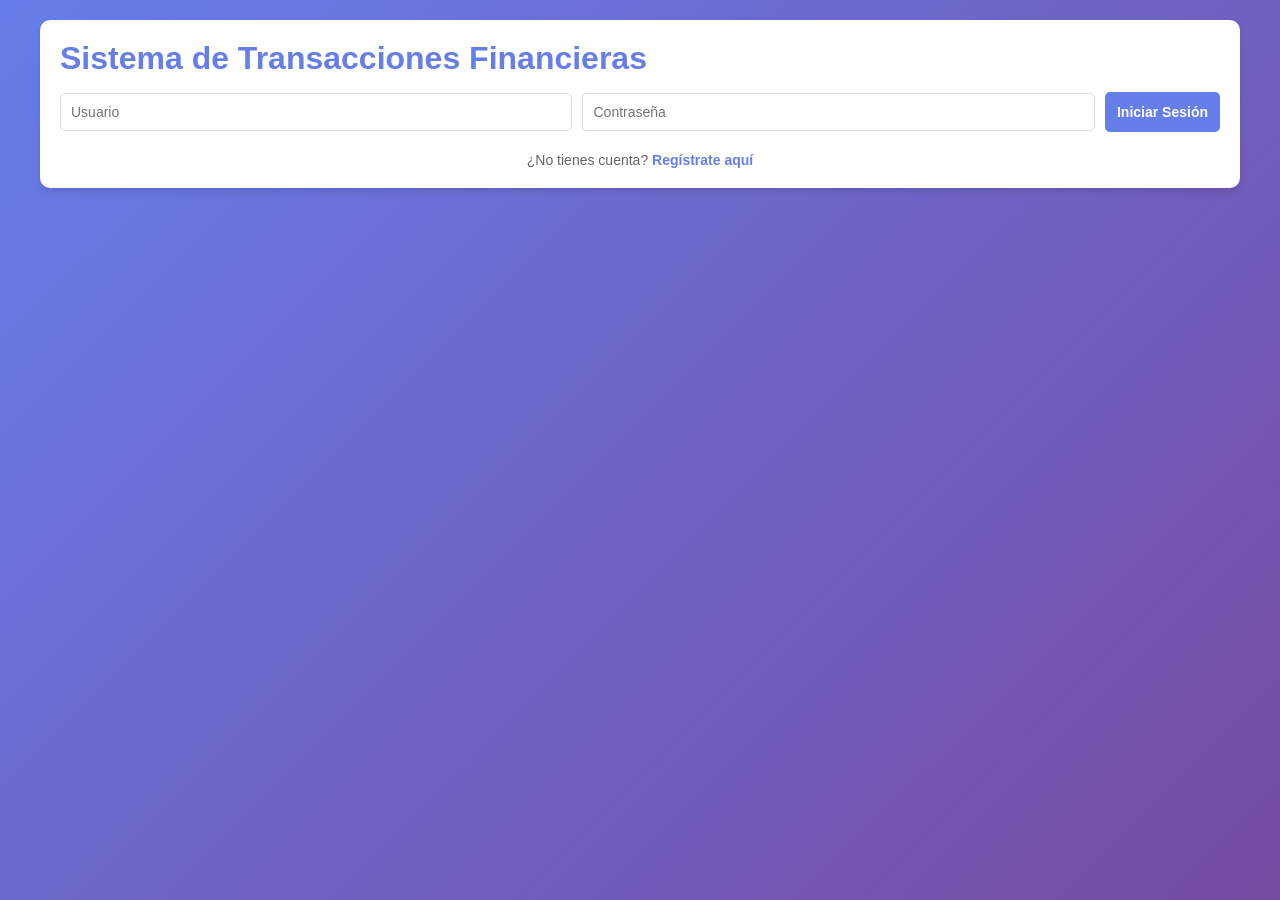
<file: src/main/resources/static/index.html>
<!DOCTYPE html>
<html lang="es">
<head>
    <meta charset="UTF-8">
    <meta name="viewport" content="width=device-width, initial-scale=1.0">
    <title>Sistema de Transacciones Financieras</title>
    <link rel="stylesheet" href="styles.css">
</head>
<body>
    <div class="container">
        <header id="loginHeader">
            <h1>Sistema de Transacciones Financieras</h1>
            <div id="authSection">
                <input type="text" id="username" placeholder="Usuario">
                <input type="password" id="password" placeholder="Contraseña" onkeypress="if(event.key==='Enter') login()">
                <button onclick="login()">Iniciar Sesión</button>
                <div class="register-link">
                    <p>¿No tienes cuenta? <a href="register.html">Regístrate aquí</a></p>
                </div>
            </div>
        </header>

        <header id="userHeader" style="display: none;">
            <h1>Sistema de Transacciones Financieras</h1>
            <div class="user-info">
                <span class="welcome-text">Bienvenido, <strong id="currentUser"></strong></span>
                <button onclick="logout()" class="btn-logout">Cerrar Sesión</button>
            </div>
        </header>

        <div id="messageBox" class="message-box"></div>

        <div class="content" id="mainContent" style="display: none;">

            <div class="tabs">
                <button class="tab-button active" onclick="showTab('accounts')">1. Cuentas</button>
                <button class="tab-button" onclick="showTab('transactions')">2. Transacciones</button>
                <button class="tab-button" onclick="showTab('reports')">3. Reportes</button>
            </div>

            <div id="accountsTab" class="tab-content active">
                <h2>Mi Cuenta</h2>
                <p class="section-help">
                    Crea tu cuenta bancaria con un saldo inicial. Solo puedes tener una cuenta activa.
                </p>

                <div class="section">
                    <h3>Crear cuenta</h3>
                    <form id="createAccountForm" onsubmit="createAccount(event)">
                        <input type="number" id="initialBalance" placeholder="Saldo inicial (COP)" step="0.01" min="0" required>
                        <input type="text" id="currency" placeholder="Moneda" value="COP" readonly style="background:#f0f0f0;">
                        <button type="submit">Crear mi cuenta</button>
                    </form>
                </div>

                <div class="section">
                    <h3>Estado de mi cuenta</h3>
                    <button onclick="loadMyAccount()">Actualizar</button>
                    <div id="accountDetails"></div>
                </div>
            </div>

            <div id="transactionsTab" class="tab-content">
                <h2>Registrar Transacción</h2>
                <p class="section-help">
                    Selecciona el tipo, indica el monto y el sistema valida tu saldo, calcula la comisión y registra la operación.
                </p>

                <div class="section">
                    <h3>Nueva Transacción</h3>
                    <form id="createTransactionForm" onsubmit="createTransaction(event)">
                        <select id="transactionType" required>
                            <option value="">Seleccione tipo de transacción...</option>
                            <option value="DEPOSIT">Depósito (suma saldo)</option>
                            <option value="WITHDRAWAL">Retiro (resta saldo + comisión)</option>
                            <option value="PAYMENT">Pago (resta saldo + comisión)</option>
                            <option value="TRANSFER">Transferencia (resta saldo + comisión)</option>
                        </select>
                        <input type="number" id="amount" placeholder="Monto (COP)" step="0.01" min="0.01" required>
                        <input type="text" id="description" placeholder="Descripción (opcional)">
                        <button type="submit">Procesar Transacción</button>
                    </form>
                </div>

                <div class="section">
                    <h3>Mis Transacciones</h3>
                    <button onclick="getTransactionsByUser()">Cargar mis transacciones</button>
                    <div id="transactionsList"></div>
                </div>
            </div>

            <div id="reportsTab" class="tab-content">
                <h2>Resumen de Transacciones</h2>
                <p class="section-help">
                    Consulta el resumen de todas tus transacciones: total de operaciones, montos y comisiones acumuladas.
                </p>

                <div class="section">
                    <button onclick="getUserSummary()">Generar mi resumen</button>
                    <div id="userSummary"></div>
                </div>
            </div>
        </div>
    </div>

    <script src="app.js"></script>
</body>
</html>
</file>
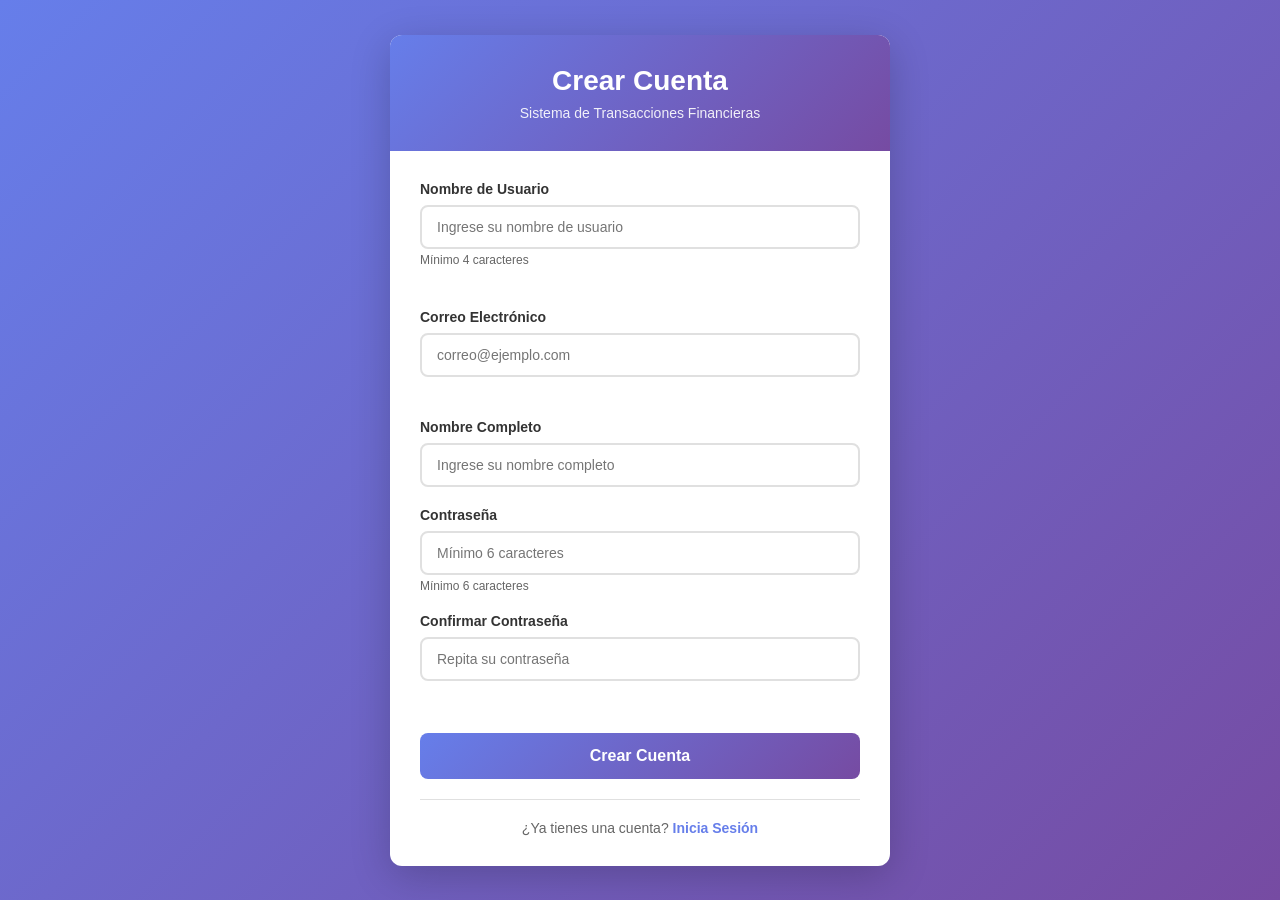
<file: src/main/resources/static/register.html>
<!DOCTYPE html>
<html lang="es">
<head>
    <meta charset="UTF-8">
    <meta name="viewport" content="width=device-width, initial-scale=1.0">
    <title>Registro - Sistema de Transacciones Financieras</title>
    <link rel="stylesheet" href="register.css">
</head>
<body>
    <div class="register-container">
        <div class="register-card">
            <div class="register-header">
                <h1>Crear Cuenta</h1>
                <p>Sistema de Transacciones Financieras</p>
            </div>

            <form id="registerForm" class="register-form">
                <div class="form-group">
                    <label for="username">Nombre de Usuario</label>
                    <input 
                        type="text" 
                        id="username" 
                        name="username" 
                        required
                        minlength="4"
                        maxlength="50"
                        placeholder="Ingrese su nombre de usuario"
                    >
                    <small class="help-text">Mínimo 4 caracteres</small>
                    <span class="validation-message" id="usernameValidation"></span>
                </div>

                <div class="form-group">
                    <label for="email">Correo Electrónico</label>
                    <input 
                        type="email" 
                        id="email" 
                        name="email" 
                        required
                        placeholder="correo@ejemplo.com"
                    >
                    <span class="validation-message" id="emailValidation"></span>
                </div>

                <div class="form-group">
                    <label for="fullName">Nombre Completo</label>
                    <input 
                        type="text" 
                        id="fullName" 
                        name="fullName" 
                        required
                        minlength="2"
                        maxlength="100"
                        placeholder="Ingrese su nombre completo"
                    >
                </div>

                <div class="form-group">
                    <label for="password">Contraseña</label>
                    <input 
                        type="password" 
                        id="password" 
                        name="password" 
                        required
                        minlength="6"
                        placeholder="Mínimo 6 caracteres"
                    >
                    <small class="help-text">Mínimo 6 caracteres</small>
                </div>

                <div class="form-group">
                    <label for="confirmPassword">Confirmar Contraseña</label>
                    <input 
                        type="password" 
                        id="confirmPassword" 
                        name="confirmPassword" 
                        required
                        minlength="6"
                        placeholder="Repita su contraseña"
                    >
                    <span class="validation-message" id="passwordMatch"></span>
                </div>

                <button type="submit" class="btn-register" id="registerBtn">
                    Crear Cuenta
                </button>

                <div class="form-footer">
                    <p>¿Ya tienes una cuenta? <a href="/">Inicia Sesión</a></p>
                </div>
            </form>

            <div id="messageBox" class="message-box"></div>
        </div>
    </div>

    <script src="register.js"></script>
</body>
</html>
</file>
<file: src/main/resources/static/styles.css>
* {
    margin: 0;
    padding: 0;
    box-sizing: border-box;
}

body {
    font-family: 'Segoe UI', Tahoma, Geneva, Verdana, sans-serif;
    background: linear-gradient(135deg, #667eea 0%, #764ba2 100%);
    min-height: 100vh;
    padding: 20px;
}

.container {
    max-width: 1200px;
    margin: 0 auto;
}

header {
    background: white;
    padding: 20px;
    border-radius: 10px;
    margin-bottom: 20px;
    box-shadow: 0 4px 6px rgba(0, 0, 0, 0.1);
}

header h1 {
    color: #667eea;
    margin-bottom: 15px;
}

.subtitle {
    color: #666;
    margin-bottom: 10px;
    font-size: 14px;
}

#authSection {
    display: flex;
    gap: 10px;
    align-items: center;
    flex-wrap: wrap;
}

#authSection input {
    padding: 10px;
    border: 1px solid #ddd;
    border-radius: 5px;
    flex: 1;
    min-width: 150px;
}

#authStatus {
    color: #667eea;
    font-weight: bold;
}

.user-info {
    display: flex;
    justify-content: space-between;
    align-items: center;
    flex-wrap: wrap;
    gap: 15px;
}

.welcome-text {
    color: #666;
    font-size: 16px;
}

.welcome-text strong {
    color: #667eea;
    font-size: 18px;
}

.btn-logout {
    background: #f44336;
    color: white;
    border: none;
    padding: 10px 20px;
    border-radius: 5px;
    cursor: pointer;
    font-weight: bold;
    transition: all 0.3s;
}

.btn-logout:hover {
    background: #d32f2f;
    transform: scale(1.05);
}

.btn-logout:active {
    transform: scale(0.98);
}

.content {
    background: white;
    padding: 20px;
    border-radius: 10px;
    box-shadow: 0 4px 6px rgba(0, 0, 0, 0.1);
}

.guide {
    margin-bottom: 20px;
    padding: 15px 20px;
    background: #f5f7ff;
    border-radius: 8px;
    border-left: 4px solid #667eea;
}

.guide h2 {
    margin-bottom: 10px;
    color: #333;
}

.guide ol {
    margin-left: 18px;
    margin-bottom: 8px;
}

.guide li {
    margin-bottom: 4px;
}

.guide .note {
    font-size: 13px;
    color: #555;
}

.tabs {
    display: flex;
    gap: 10px;
    margin-bottom: 20px;
    border-bottom: 2px solid #eee;
}

.tab-button {
    padding: 12px 24px;
    background: none;
    border: none;
    cursor: pointer;
    font-size: 16px;
    color: #666;
    border-bottom: 3px solid transparent;
    transition: all 0.3s;
}

.tab-button:hover {
    color: #667eea;
}

.tab-button.active {
    color: #667eea;
    border-bottom-color: #667eea;
}

.tab-content {
    display: none;
}

.tab-content.active {
    display: block;
}

.section {
    margin-bottom: 30px;
    padding: 20px;
    background: #f8f9fa;
    border-radius: 8px;
}

.section-help {
    font-size: 13px;
    color: #555;
    margin: 5px 0 15px;
}

.field-help {
    font-size: 12px;
    color: #777;
    margin-top: 6px;
}

.section h3 {
    color: #667eea;
    margin-bottom: 15px;
}

form {
    display: flex;
    flex-direction: column;
    gap: 10px;
}

input, select, button {
    padding: 12px;
    border: 1px solid #ddd;
    border-radius: 5px;
    font-size: 14px;
}

button {
    background: #667eea;
    color: white;
    border: none;
    cursor: pointer;
    font-weight: bold;
    transition: background 0.3s;
}

button:hover {
    background: #5568d3;
}

button:active {
    transform: scale(0.98);
}

.message-box {
    margin: 20px 0;
    padding: 15px 20px;
    border-radius: 8px;
    display: none;
    font-size: 14px;
    text-align: center;
    border-left: 4px solid;
    box-shadow: 0 2px 4px rgba(0, 0, 0, 0.1);
}

.message-box.success {
    background-color: #e8f5e9;
    color: #2e7d32;
    border-color: #4caf50;
}

.message-box.error {
    background-color: #ffebee;
    color: #c62828;
    border-color: #f44336;
}

.message-box.show {
    display: block;
}

#accountDetails, #transactionsList, #userSummary, #accountSummary {
    margin-top: 15px;
    padding: 15px;
    background: white;
    border-radius: 5px;
}

.transaction-item, .account-item {
    padding: 15px;
    margin: 10px 0;
    background: white;
    border-left: 4px solid #667eea;
    border-radius: 5px;
    box-shadow: 0 2px 4px rgba(0, 0, 0, 0.1);
}

.transaction-item h4, .account-item h4 {
    color: #667eea;
    margin-bottom: 10px;
}

.transaction-item p, .account-item p {
    margin: 5px 0;
    color: #666;
}

.summary-stats {
    display: grid;
    grid-template-columns: repeat(auto-fit, minmax(200px, 1fr));
    gap: 15px;
    margin: 15px 0;
}

.stat-card {
    padding: 15px;
    background: #667eea;
    color: white;
    border-radius: 8px;
    text-align: center;
}

.stat-card h4 {
    font-size: 14px;
    margin-bottom: 5px;
    opacity: 0.9;
}

.stat-card p {
    font-size: 24px;
    font-weight: bold;
}

.status-completed {
    color: #4caf50;
    font-weight: bold;
}

.status-failed {
    color: #f44336;
    font-weight: bold;
}

.status-pending {
    color: #ff9800;
    font-weight: bold;
}

.register-link {
    width: 100%;
    text-align: center;
    margin-top: 10px;
}

.register-link p {
    color: #666;
    font-size: 14px;
}

.register-link a {
    color: #667eea;
    text-decoration: none;
    font-weight: bold;
    transition: color 0.3s;
}

.register-link a:hover {
    color: #5568d3;
    text-decoration: underline;
}
</file>
<file: src/main/resources/static/register.css>
* {
    margin: 0;
    padding: 0;
    box-sizing: border-box;
}

body {
    font-family: 'Segoe UI', Tahoma, Geneva, Verdana, sans-serif;
    background: linear-gradient(135deg, #667eea 0%, #764ba2 100%);
    min-height: 100vh;
    display: flex;
    justify-content: center;
    align-items: center;
    padding: 20px;
}

.register-container {
    width: 100%;
    max-width: 500px;
}

.register-card {
    background: white;
    border-radius: 12px;
    box-shadow: 0 10px 40px rgba(0, 0, 0, 0.2);
    overflow: hidden;
    animation: slideUp 0.5s ease;
}

@keyframes slideUp {
    from {
        opacity: 0;
        transform: translateY(30px);
    }
    to {
        opacity: 1;
        transform: translateY(0);
    }
}

.register-header {
    background: linear-gradient(135deg, #667eea 0%, #764ba2 100%);
    color: white;
    padding: 30px;
    text-align: center;
}

.register-header h1 {
    font-size: 28px;
    margin-bottom: 8px;
}

.register-header p {
    font-size: 14px;
    opacity: 0.9;
}

.register-form {
    padding: 30px;
}

.form-group {
    margin-bottom: 20px;
}

.form-group label {
    display: block;
    font-weight: 600;
    margin-bottom: 8px;
    color: #333;
    font-size: 14px;
}

.form-group input {
    width: 100%;
    padding: 12px 15px;
    border: 2px solid #e0e0e0;
    border-radius: 8px;
    font-size: 14px;
    transition: all 0.3s ease;
}

.form-group input:focus {
    outline: none;
    border-color: #667eea;
    box-shadow: 0 0 0 3px rgba(102, 126, 234, 0.1);
}

.form-group input.valid {
    border-color: #4caf50;
}

.form-group input.invalid {
    border-color: #f44336;
}

.help-text {
    display: block;
    font-size: 12px;
    color: #666;
    margin-top: 4px;
}

.validation-message {
    display: block;
    font-size: 12px;
    margin-top: 6px;
    min-height: 16px;
}

.validation-message.success {
    color: #4caf50;
}

.validation-message.error {
    color: #f44336;
}

.btn-register {
    width: 100%;
    padding: 14px;
    background: linear-gradient(135deg, #667eea 0%, #764ba2 100%);
    color: white;
    border: none;
    border-radius: 8px;
    font-size: 16px;
    font-weight: 600;
    cursor: pointer;
    transition: all 0.3s ease;
    margin-top: 10px;
}

.btn-register:hover {
    transform: translateY(-2px);
    box-shadow: 0 4px 12px rgba(102, 126, 234, 0.4);
}

.btn-register:active {
    transform: translateY(0);
}

.btn-register:disabled {
    background: #ccc;
    cursor: not-allowed;
    transform: none;
}

.form-footer {
    text-align: center;
    margin-top: 20px;
    padding-top: 20px;
    border-top: 1px solid #e0e0e0;
}

.form-footer p {
    color: #666;
    font-size: 14px;
}

.form-footer a {
    color: #667eea;
    text-decoration: none;
    font-weight: 600;
}

.form-footer a:hover {
    text-decoration: underline;
}

.message-box {
    margin-top: 20px;
    padding: 15px 20px;
    border-radius: 8px;
    font-size: 14px;
    text-align: center;
    display: none;
    border-left: 4px solid;
    box-shadow: 0 2px 4px rgba(0, 0, 0, 0.1);
}

.message-box.success {
    background-color: #e8f5e9;
    color: #2e7d32;
    border-color: #4caf50;
    display: block;
}

.message-box.error {
    background-color: #ffebee;
    color: #c62828;
    border-color: #f44336;
    display: block;
}

/* Responsive */
@media (max-width: 600px) {
    .register-card {
        border-radius: 0;
    }
    
    .register-header {
        padding: 20px;
    }
    
    .register-header h1 {
        font-size: 24px;
    }
    
    .register-form {
        padding: 20px;
    }
}

/* Loading spinner */
@keyframes spin {
    0% { transform: rotate(0deg); }
    100% { transform: rotate(360deg); }
}

.btn-register.loading::after {
    content: "";
    display: inline-block;
    width: 16px;
    height: 16px;
    margin-left: 10px;
    border: 2px solid #ffffff;
    border-top-color: transparent;
    border-radius: 50%;
    animation: spin 0.6s linear infinite;
}
</file>
